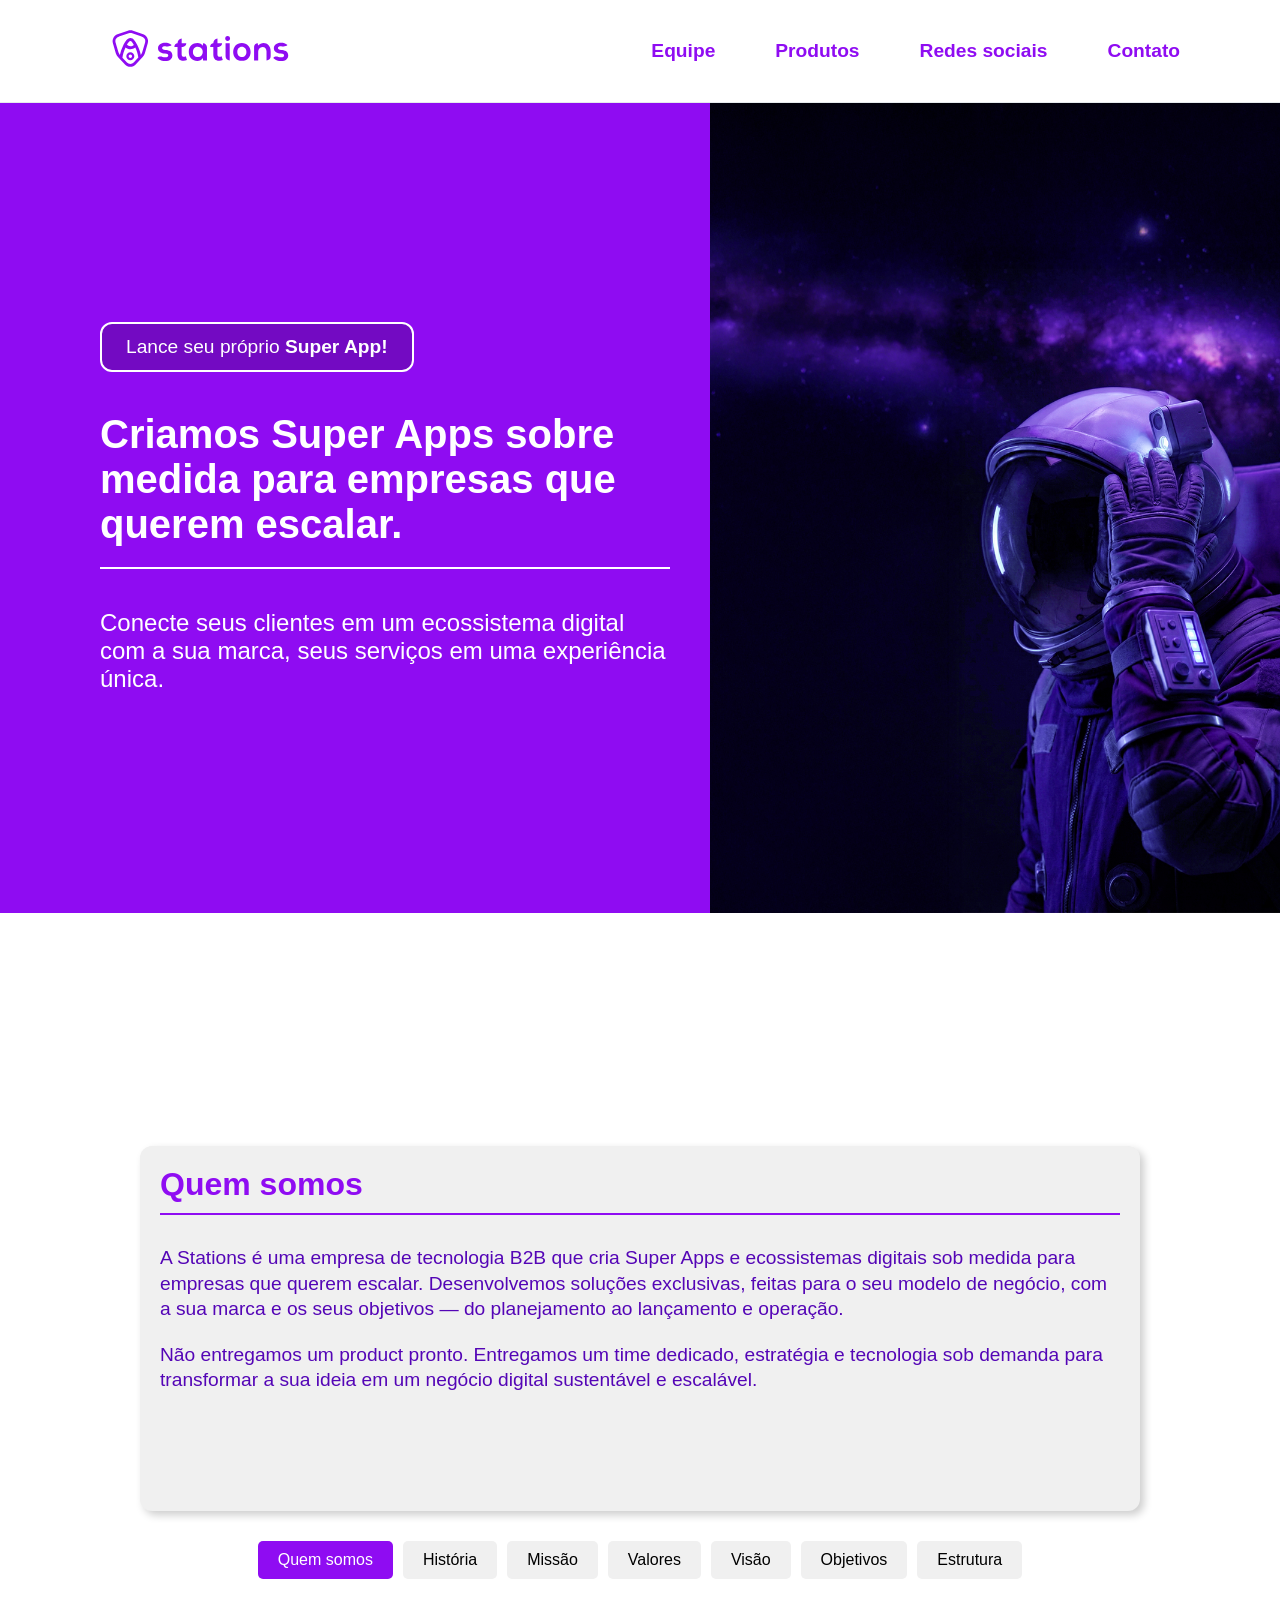
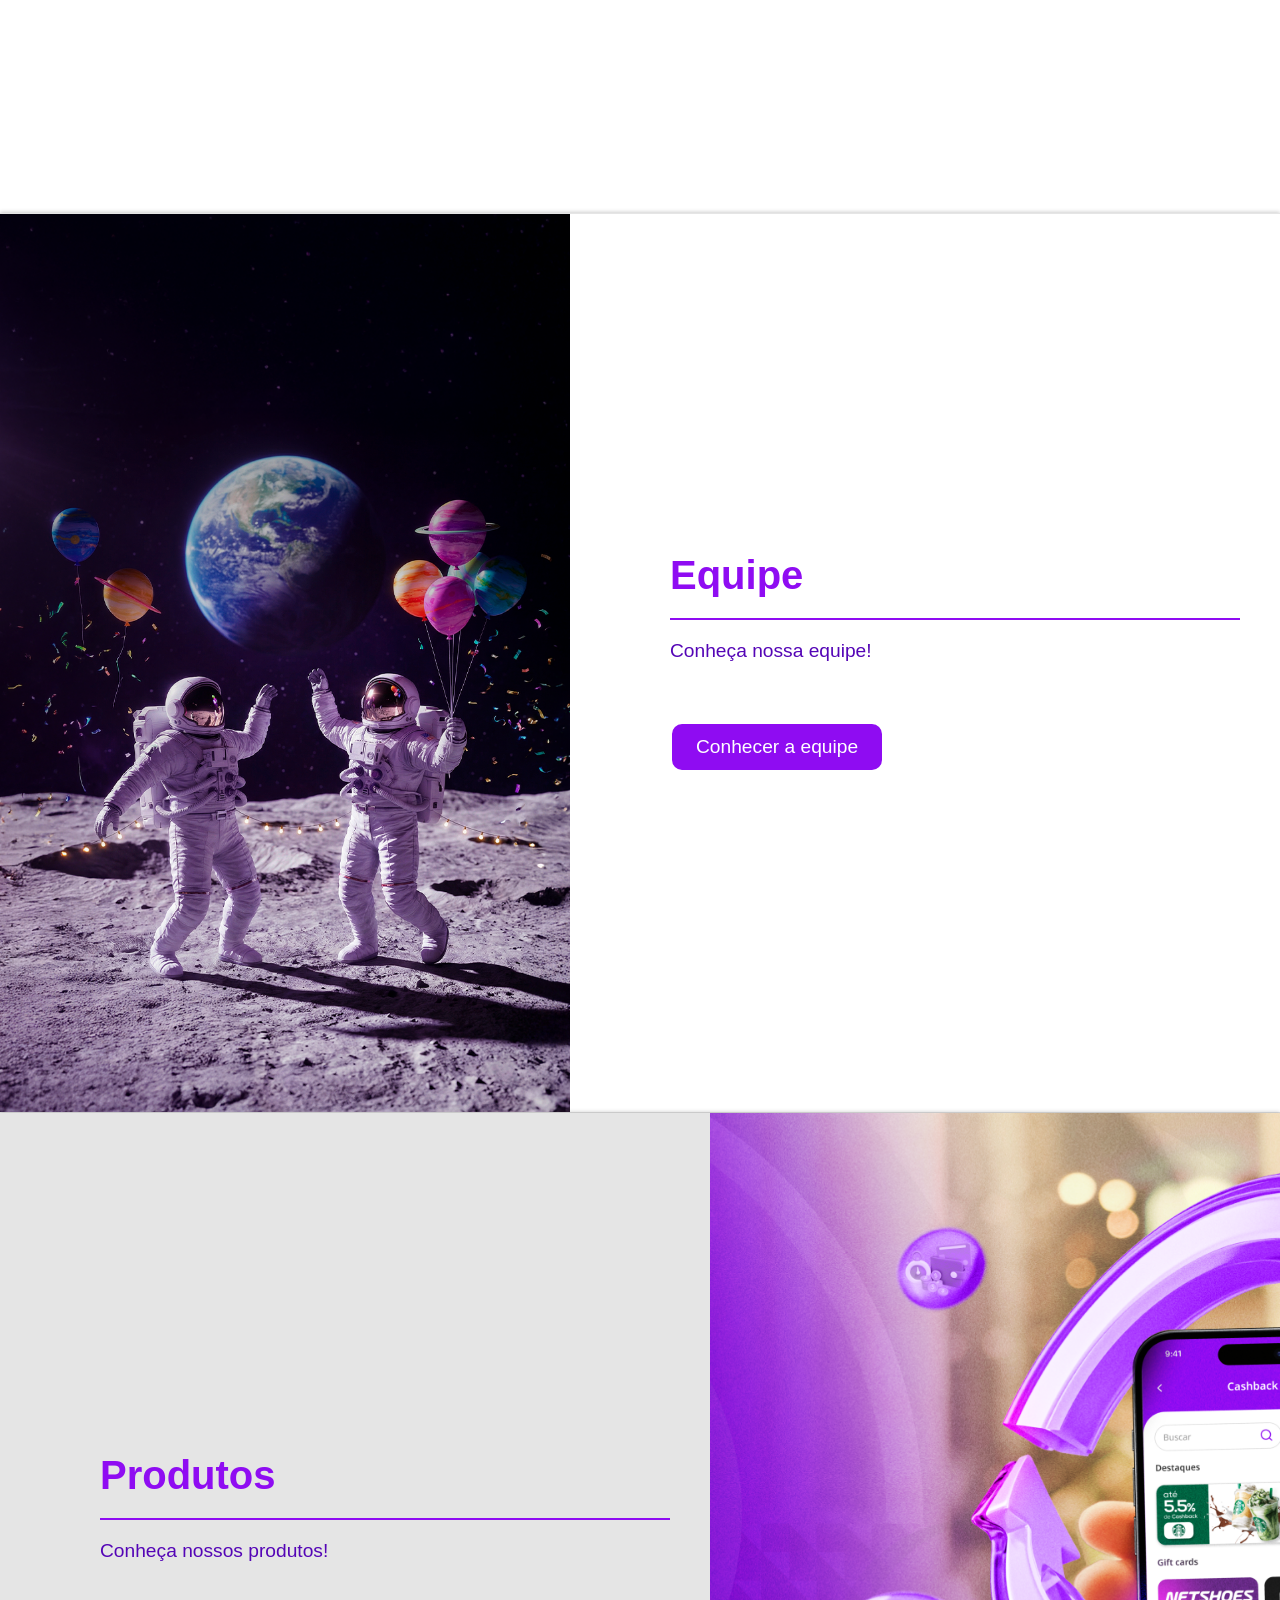
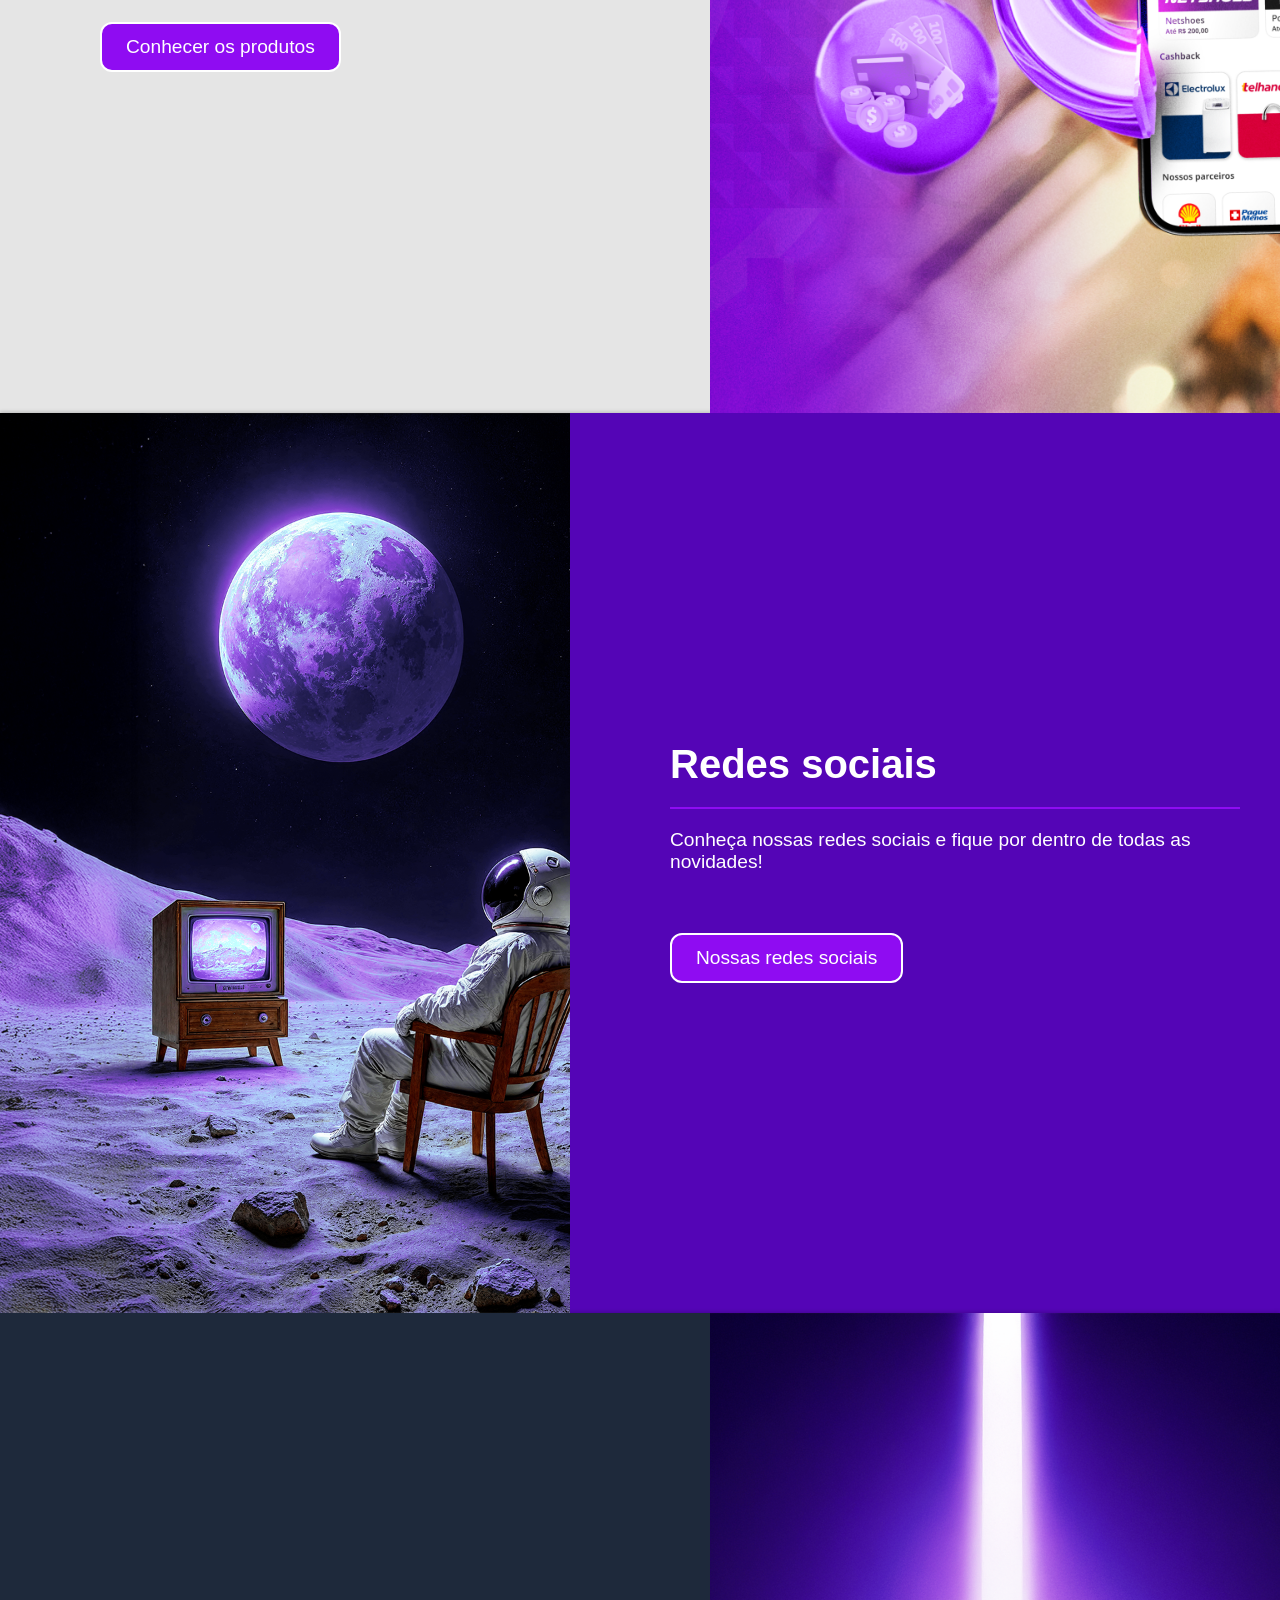
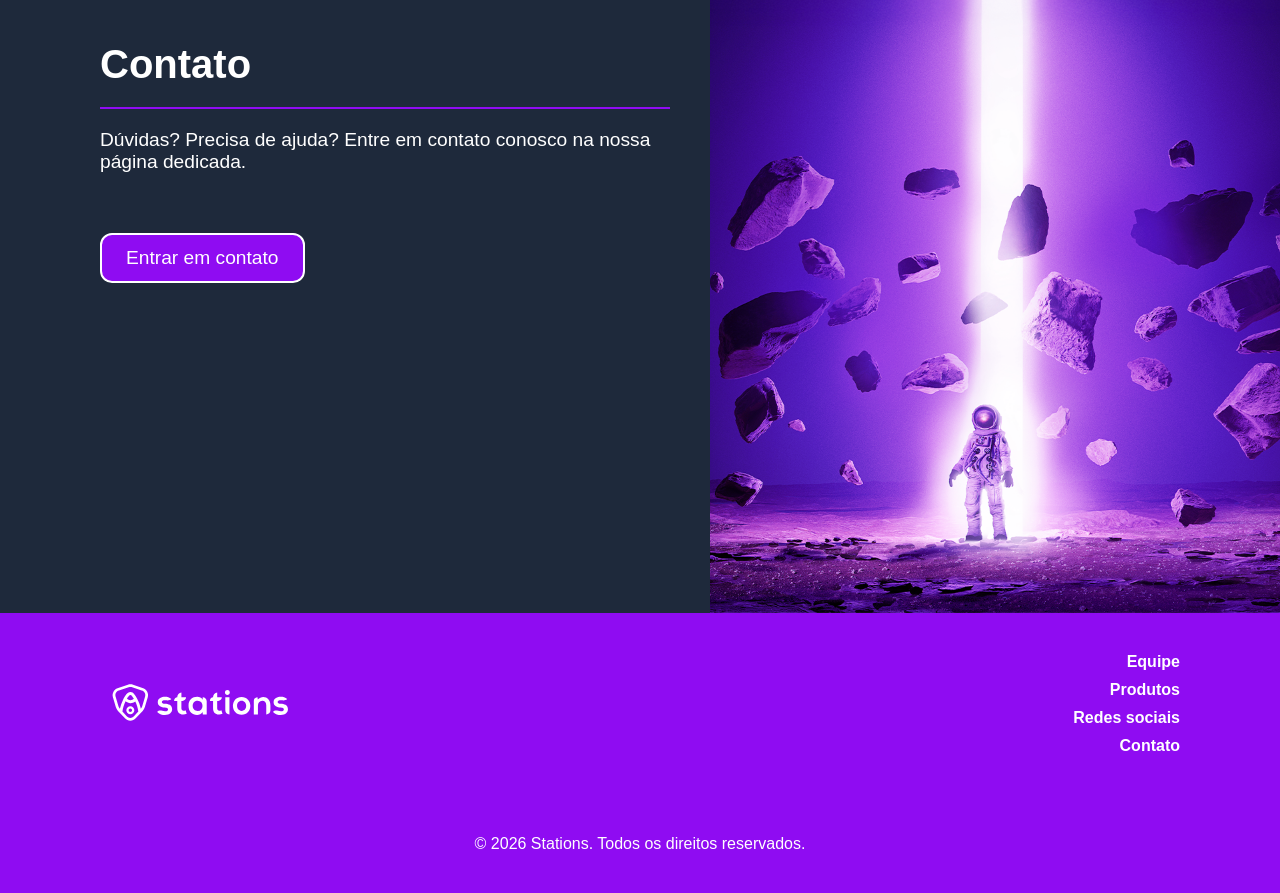
<file: index.html>
<!DOCTYPE html>
<html lang="pt-br">
<head>
    <meta charset="UTF-8">
    <meta name="viewport" content="width=device-width, initial-scale=1.0">
    <title>Stations</title>
    <link rel="stylesheet" href="./css/style.css">
</head>

<body>
    <header id="header">
        <a href="/"><img src="/assets/logo-stations.svg" alt="Logo da Stations"></a>
        
        <nav id="navigation-header">
            <ul>
                <li><a href="#equipe">Equipe</a></li>
                <li><a href="#produtos">Produtos</a></li>
                <li><a href="#redesSociais">Redes sociais</a></li>
                <li><a href="#contato">Contato</a></li>
            </ul>
        </nav>
    </header>

    <main id="main">
        <div id="main-banner">
            <div id="main-banner-content">
                <p>Lance seu próprio <span class="class-bold">Super App!</span></p>
                <h1>Criamos Super Apps sobre medida para empresas que querem escalar.</h1>
                <p>Conecte seus clientes em um ecossistema digital com a sua marca, seus serviços em uma experiência única.</p>
            </div>
        
            <div id="main-banner-img">
                <img src="/assets/img/astronaut/astronaut.png" alt="Imagem de um astronauta explorando o espaço">
            </div>
        </div>
        
        <div id="content-radio">
            <input type="radio" name="tabs" id="tab-quem-somos" class="tab-input" checked>
            <input type="radio" name="tabs" id="tab-historia" class="tab-input">
            <input type="radio" name="tabs" id="tab-missao" class="tab-input">
            <input type="radio" name="tabs" id="tab-valores" class="tab-input">
            <input type="radio" name="tabs" id="tab-visao" class="tab-input">
            <input type="radio" name="tabs" id="tab-objetivos" class="tab-input">
            <input type="radio" name="tabs" id="tab-estrutura" class="tab-input">

            <div id="radio-btn">
                <nav class="tab-menu">
                    <label for="tab-quem-somos" class="tab-label">Quem somos</label>
                    <label for="tab-historia" class="tab-label">História</label>
                    <label for="tab-missao" class="tab-label">Missão</label>
                    <label for="tab-valores" class="tab-label">Valores</label>
                    <label for="tab-visao" class="tab-label">Visão</label>
                    <label for="tab-objetivos" class="tab-label">Objetivos</label>
                    <label for="tab-estrutura" class="tab-label">Estrutura</label>
                </nav>
            </div>

            <div id="radio-description">
                <div id="content-quem-somos" class="content-section">
                    <h2 class="text-title">Quem somos</h2>
                    <p class="text-subtitle">A Stations é uma empresa de tecnologia B2B que cria Super Apps e ecossistemas digitais sob medida para empresas que querem escalar. Desenvolvemos soluções exclusivas, feitas para o seu modelo de negócio, com a sua marca e os seus objetivos — do planejamento ao lançamento e operação.</p>
                    <p class="text-subtitle">Não entregamos um product pronto. Entregamos um time dedicado, estratégia e tecnologia sob demanda para transformar a sua ideia em um negócio digital sustentável e escalável.</p>
                </div>

                <div id="content-historia" class="content-section">
                    <h2 class="text-title">História</h2>
                    <p class="text-subtitle">Somos uma empresa de tecnologia B2B que transforma ideias em soluções digitais sob medida. Especialistas em SuperApps Whitelabel, aplicativos sob demanda e alocação de squads, nascemos para impulsionar a transformação digital das empresas.</p>
                </div>

                <div id="content-missao" class="content-section">
                    <h2 class="text-title">Missão</h2>
                    <p class="text-subtitle">Criar produtos com Inteligência, colaborar com Empatia e entregar valor com Originalidade.</p>
                </div>

                <div id="content-valores" class="content-section">
                    <h2 class="text-title">Valores</h2>
                    <p class="text-subtitle">Incentivamos empresas a alcançarem seu potencial máximo por meio de soluções tecnológicas personalizadas e inovadoras.</p>
                </div>

                <div id="content-visao" class="content-section">
                    <h2 class="text-title">Visão</h2>
                    <ul class="list-content">
                        <li class="text-subtitle"><span class="class-bold">♦ Agimos com rapidez e proósito:</span> Respondemos aos desafios com agilidade e transformamos obstáculos em oportunidades.</li>
                        <li class="text-subtitle"><span class="class-bold">♦ Valorizamos as diferenças:</span> Promovemos a diversidade e fortalecemos o time com múltiplos pontos de vista.</li>
                        <li class="text-subtitle"><span class="class-bold">♦ Assumimos o desafio:</span> Tomamos decisões com responsabilidade e confiança no nosso potencial. Pensamos diferente!</li>
                        <li class="text-subtitle"><span class="class-bold">♦ Pensamos diferete:</span> Questionamos o óbvio, experimentamos novas ideias e impulsionamos a inovação todos os dias.</li>
                        <li class="text-subtitle"><span class="class-bold">♦ Trabalhamos juntos:</span> Conquistamos resultados maiores por meio da colaboração verdadeira e do espírito de equipe.</li>
                        <li class="text-subtitle"><span class="class-bold">♦ Evoluímos sempre:</span> Investimos no nosso crescimento e transformamos aprendizado em ação.</li>
                        <li class="text-subtitle"><span class="class-bold">♦ Comunicamos com clareza:</span> Compartilhamos informações com transparência e construímos relações de confiança.</li>
                    </ul>
                </div>

                <div id="content-objetivos" class="content-section">
                    <h2 class="text-title">Objetivos</h2>
                    <ul class="list-content">
                        <li class="text-subtitle">♦ Entregar resultados que impactam.</li>
                        <li class="text-subtitle">♦ Aumentar a receita do cliente.</li>
                        <li class="text-subtitle">♦ Reduzir o "Churn".</li>
                        <li class="text-subtitle">♦ Criar novas fontes de receita digital.</li>
                        <li class="text-subtitle">♦ Gerar mais egajamento e tempo de uso dos usuários.</li>
                    </ul>
                </div>

                <div id="content-estrutura" class="content-section">
                    <h2 class="text-title">Estrutura organizacional.</h2>
                    <p class="text-subtitle">Contamos com um time de especialistas, de diversos setores, para oferecer o melhor produto para você e sua empresa.</p>
                </div>
            </div>
        </div>
    </main>
  
    <div id="equipe" class="section-banner">
        <div class="section-img">
            <img src="/assets/img/astronaut/astronauts-happy.png" alt="Dupla de astronautas felizes pulando na lua, segurando balões.">
        </div>

        <div class="section-text">
            <h2>Equipe</h2>
            <p>Conheça nossa equipe!</p>
            <a href="/equipe.html">Conhecer a equipe</a>
        </div>
    </div>
  
    <div id="produtos" class="section-banner">
        <div class="section-text">
            <h2>Produtos</h2>
            <p>Conheça nossos produtos!</p>
            <a href="/produtos.html">Conhecer os produtos</a>
        </div>

        <div class="section-img">
            <img src="/assets/img/app/stations-presentation.png" alt="Tela de apresentação de funcionlidades do app, exibindo três telas diferentes.">
        </div>
        
    </div>
  
    <div id="redesSociais" class="section-banner">
        <div class="section-img">
            <img src="/assets/img/astronaut/astronaut-tv.png" alt="Astronauta assistindo TV na lua.">
        </div>

        <div class="section-text content-dark-bg">
            <h2>Redes sociais</h2>
            <p>Conheça nossas redes sociais e fique por dentro de todas as novidades!</p>
            <a href="/redes.html">Nossas redes sociais</a>
        </div>
    </div>
  
    <div id="contato" class="section-banner">
        <div class="section-text content-dark-bg">
            <h2>Contato</h2>
            <p>Dúvidas? Precisa de ajuda? Entre em contato conosco na nossa página dedicada.</p>
            <a href="/contato.html">Entrar em contato</a>
        </div>

        <div class="section-img">
            <img src="/assets/img/astronaut/astronaut-explosion.png" alt="Astronauta vendo uma luz explosiva roxa na lua.">
        </div>
        
    </div>

    <footer id="footer">
        <div id="footer-container">
            <a href="/"><img src="/assets/logo-stations-white.svg" alt="Logo da Stations"></a>

            <nav id="navigation-footer">
                <ul>
                    <li><a href="/equipe.html">Equipe</a></li>
                    <li><a href="/produtos.html">Produtos</a></li>
                    <li><a href="/redes.html">Redes sociais</a></li>
                    <li><a href="/contato.html">Contato</a></li>
                </ul>
            </nav>
        </div>

        <p id="footer-text">&copy; 2026 Stations. Todos os direitos reservados.</p>
    </footer>
</body>

</html>
</file>
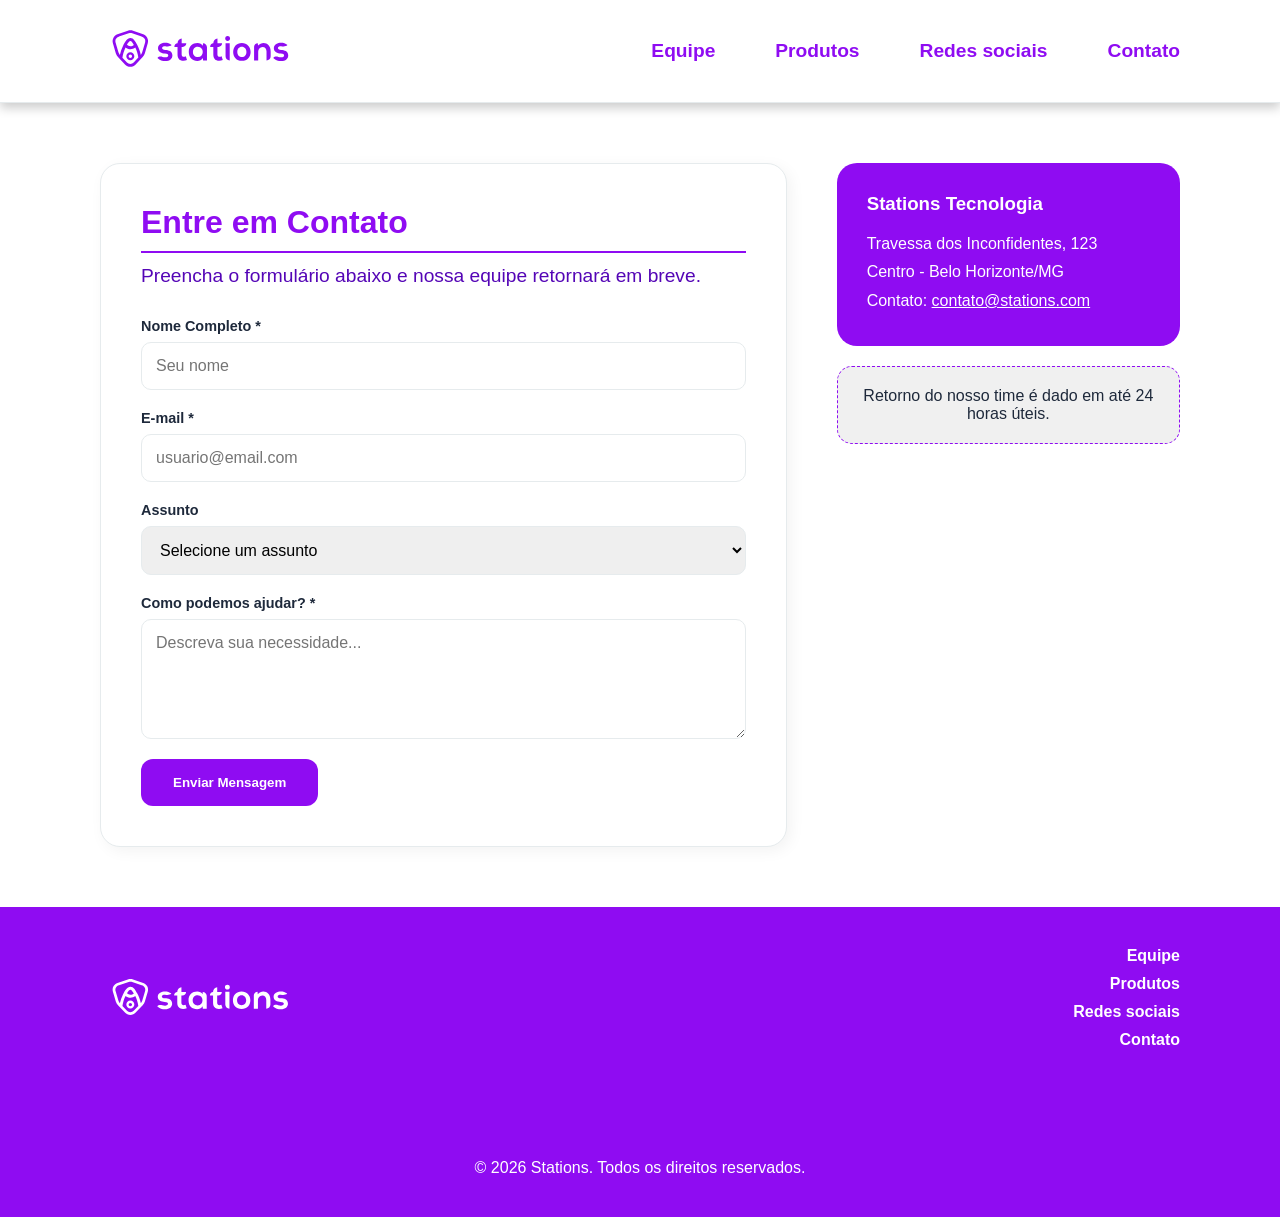
<file: contato.html>
<!DOCTYPE html>
<html lang="pt-br">
<head>
    <meta charset="UTF-8">
    <meta name="viewport" content="width=device-width, initial-scale=1.0">
    <title>Contato | Stations</title>
    <link rel="stylesheet" href="/css/style.css">
    <link rel="stylesheet" href="/css/contato.css">
</head>
<body>
    <header id="header">
        <a href="/index.html"><img src="/assets/logo-stations.svg" alt="Logo da Stations"></a>
        <nav id="navigation-header">
            <ul>
                <li><a href="/equipe.html">Equipe</a></li>
                <li><a href="/produtos.html">Produtos</a></li>
                <li><a href="/redes.html">Redes sociais</a></li>
                <li><a href="/contato.html">Contato</a></li>
            </ul>
        </nav>
    </header>

    <main id="main-contact">
        <div class="contact-container">
            <section class="contact-section-form">
                <h2 class="text-title">Entre em Contato</h2>
                <p class="text-subtitle">Preencha o formulário abaixo e nossa equipe retornará em breve.</p>
                
                <form id="stations-contact-form" class="stations-form">
                    <div class="input-group">
                        <label for="nome">Nome Completo *</label>
                        <input type="text" id="nome" name="nome" placeholder="Seu nome" required>
                    </div>

                    <div class="input-group">
                        <label for="email">E-mail *</label>
                        <input type="email" id="email" name="email" placeholder="usuario@email.com" required>
                    </div>

                    <div class="input-group">
                        <label for="assunto">Assunto</label>
                        <select id="assunto" name="assunto">
                            <option value="" disabled selected>Selecione um assunto</option>
                            <option value="orcamento">Orçamento</option>
                            <option value="suporte">Suporte Técnico</option>
                            <option value="parceria">Parcerias</option>
                            <option value="outros">Outros</option>
                        </select>
                    </div>

                    <div class="input-group">
                        <label for="mensagem">Como podemos ajudar? *</label>
                        <textarea id="mensagem" name="mensagem" rows="5" placeholder="Descreva sua necessidade..." required></textarea>
                    </div>

                    <button type="submit" class="btn-submit">Enviar Mensagem</button>
                </form>
            </section>

            <aside class="contact-info">
                <div class="info-card">
                    <h3 class="class-bold">Stations Tecnologia</h3>
                    <address>
                        <p>Travessa dos Inconfidentes, 123</p>
                        <p>Centro - Belo Horizonte/MG</p>
                        <p class="mail-link">Contato: <a href="mailto:contato@stations.com">contato@stations.com</a></p>
                    </address>
                </div>
                <div class="response-time">
                    <p> Retorno do nosso time é dado em até 24 horas úteis.</p>
                </div>
            </aside>
        </div>
    </main>

    <footer id="footer">
        <div id="footer-container">
            <a href="/index.html"><img src="/assets/logo-stations-white.svg" alt="Logo da Stations"></a>
            <nav id="navigation-footer">
                <ul>
                    <li><a href="/equipe.html">Equipe</a></li>
                    <li><a href="/produtos.html">Produtos</a></li>
                    <li><a href="/redes.html">Redes sociais</a></li>
                    <li><a href="/contato.html">Contato</a></li>
                </ul>
            </nav>
        </div>
        <p id="footer-text">&copy; 2026 Stations. Todos os direitos reservados.</p>
    </footer>

    <script src="/script.js"></script>
</body>

</html>
</file>
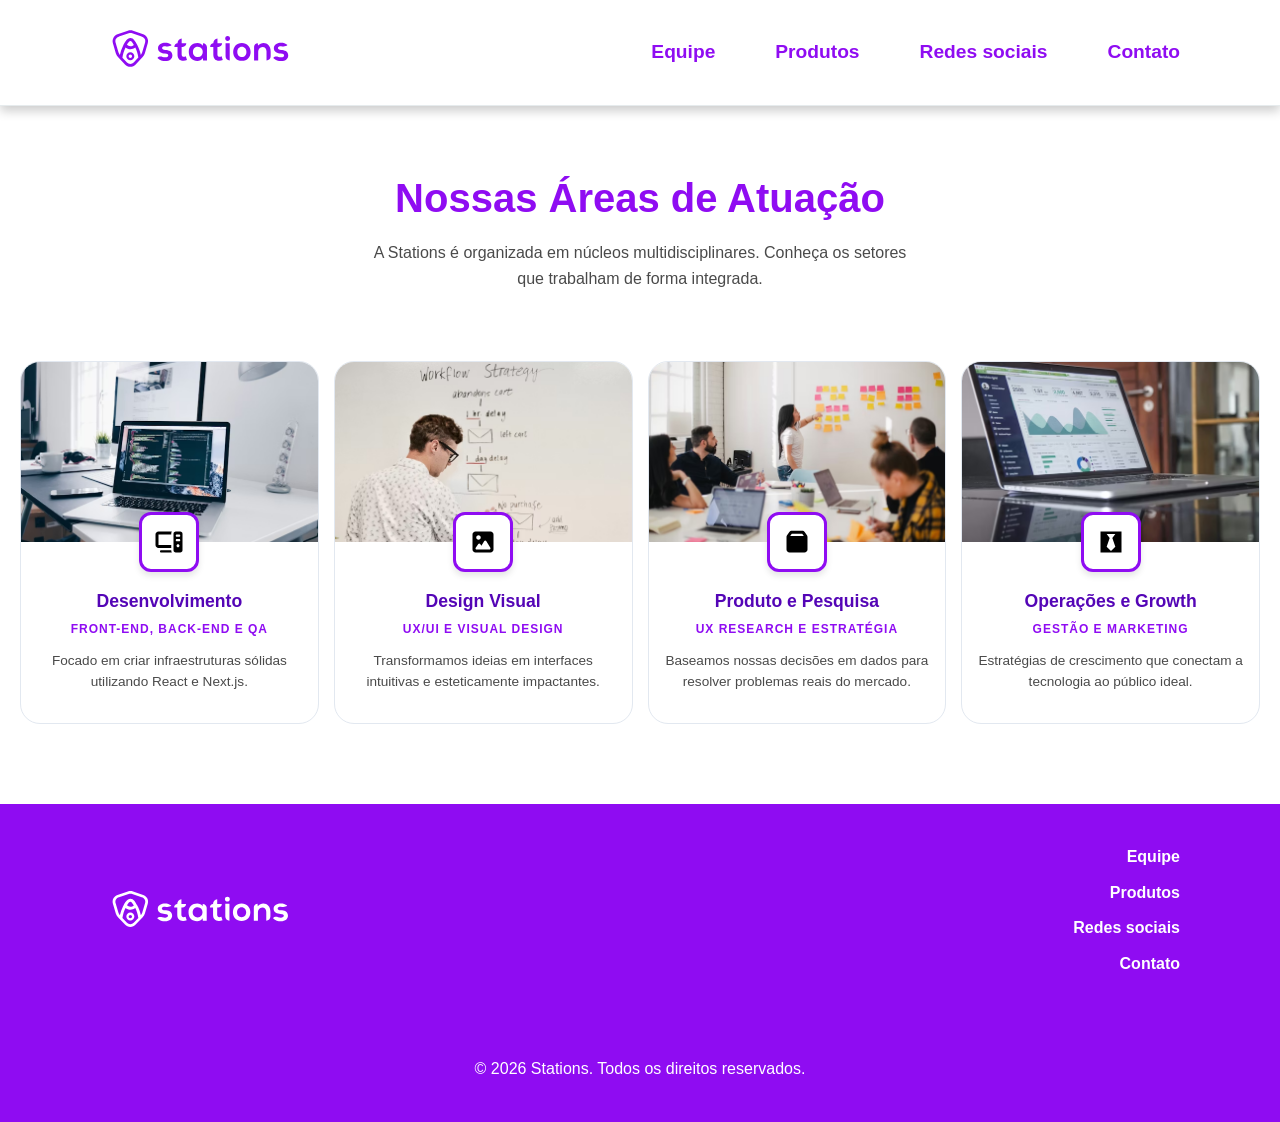
<file: equipe.html>
<!DOCTYPE html>
<html lang="pt-br">
<head>
    <meta charset="UTF-8">
    <meta name="viewport" content="width=device-width, initial-scale=1.0">
    <link rel="stylesheet" href="/css/style.css">
    <link rel="stylesheet" href="/css/equipe.css">
    <title>Equipe | Stations</title>
</head>
<body>
    <header id="header">
        <a href="/"><img src="/assets/logo-stations.svg" alt="Logo da Stations"></a>
        
        <nav id="navigation-header">
            <ul>
            <li><a href="/equipe.html">Equipe</a></li>
            <li><a href="/produtos.html">Produtos</a></li>
            <li><a href="/redes.html">Redes sociais</a></li>
            <li><a href="/contato.html">Contato</a></li>
            </ul>
        </nav>
    </header>

    <main class="team-section">
        <header class="team-header">
            <h1>Nossas Áreas de Atuação</h1>
            <p>A Stations é organizada em núcleos multidisciplinares. Conheça os setores que trabalham de forma integrada.</p>
        </header>

        <div class="team-grid">
            <article class="card" aria-labelledby="sector-1">
                <div class="card-image">
                    <img src="/assets/img/computer.jpg" alt="Programação">
                </div>
                <div class="card-content">
                    <div class="icon-container">
                        <img src="/assets/icons/computer-solid-full.svg" alt="Ícone Tecnologia" class="sector-icon">
                    </div>
                    <h3 class="name" id="sector-1">Desenvolvimento</h3>
                    <p class="role">Front-End, Back-End e QA</p>
                    <p class="bio">Focado em criar infraestruturas sólidas utilizando React e Next.js.</p>
                </div>
            </article>

            <article class="card" aria-labelledby="sector-2">
                <div class="card-image">
                    <img src="/assets/img/design.jpg" alt="Design de Interface">
                </div>
                <div class="card-content">
                    <div class="icon-container">
                    <img src="/assets/icons/image-solid-full.svg" alt="Ícone Design" class="sector-icon">
                    </div>
                    <h3 class="name" id="sector-2">Design Visual</h3>
                    <p class="role">UX/UI e Visual Design</p>
                    <p class="bio">Transformamos ideias em interfaces intuitivas e esteticamente impactantes.</p>
                </div>
            </article>

            <article class="card" aria-labelledby="sector-3">
                <div class="card-image">
                    <img src="/assets/img/product.jpg" alt="Reunião de Planejamento">
                </div>
                <div class="card-content">
                    <div class="icon-container">
                        <img src="/assets/icons/box-solid-full.svg" alt="Ícone Produto" class="sector-icon">
                    </div>
                    <h3 class="name" id="sector-3">Produto e Pesquisa</h3>
                    <p class="role">UX Research e Estratégia</p>
                    <p class="bio">Baseamos nossas decisões em dados para resolver problemas reais do mercado.</p>
                </div>
            </article>

            <article class="card" aria-labelledby="sector-4">
                <div class="card-image">
                    <img src="/assets/img/growth.jpg" alt="Crescimento e Marketing">
                </div>
                <div class="card-content">
                    <div class="icon-container">
                        <img src="/assets/icons/black-tie-brands-solid-full.svg" alt="Ícone Crescimento" class="sector-icon">
                    </div>
                    <h3 class="name" id="sector-4">Operações e Growth</h3>
                    <p class="role">Gestão e Marketing</p>
                    <p class="bio">Estratégias de crescimento que conectam a tecnologia ao público ideal.</p>
                </div>
            </article>
        </div>
    </main>

    <footer id="footer">
        <div id="footer-container">
            <a href="/"><img src="/assets/logo-stations-white.svg" alt="Logo da Stations"></a>

            <nav id="navigation-footer">
                <ul>
                    <li><a href="/equipe.html">Equipe</a></li>
                    <li><a href="/produtos.html">Produtos</a></li>
                    <li><a href="/redes.html">Redes sociais</a></li>
                    <li><a href="/contato.html">Contato</a></li>
                </ul>
            </nav>
        </div>

        <p id="footer-text">&copy; 2026 Stations. Todos os direitos reservados.</p>
    </footer>
</body>
</html>
</file>
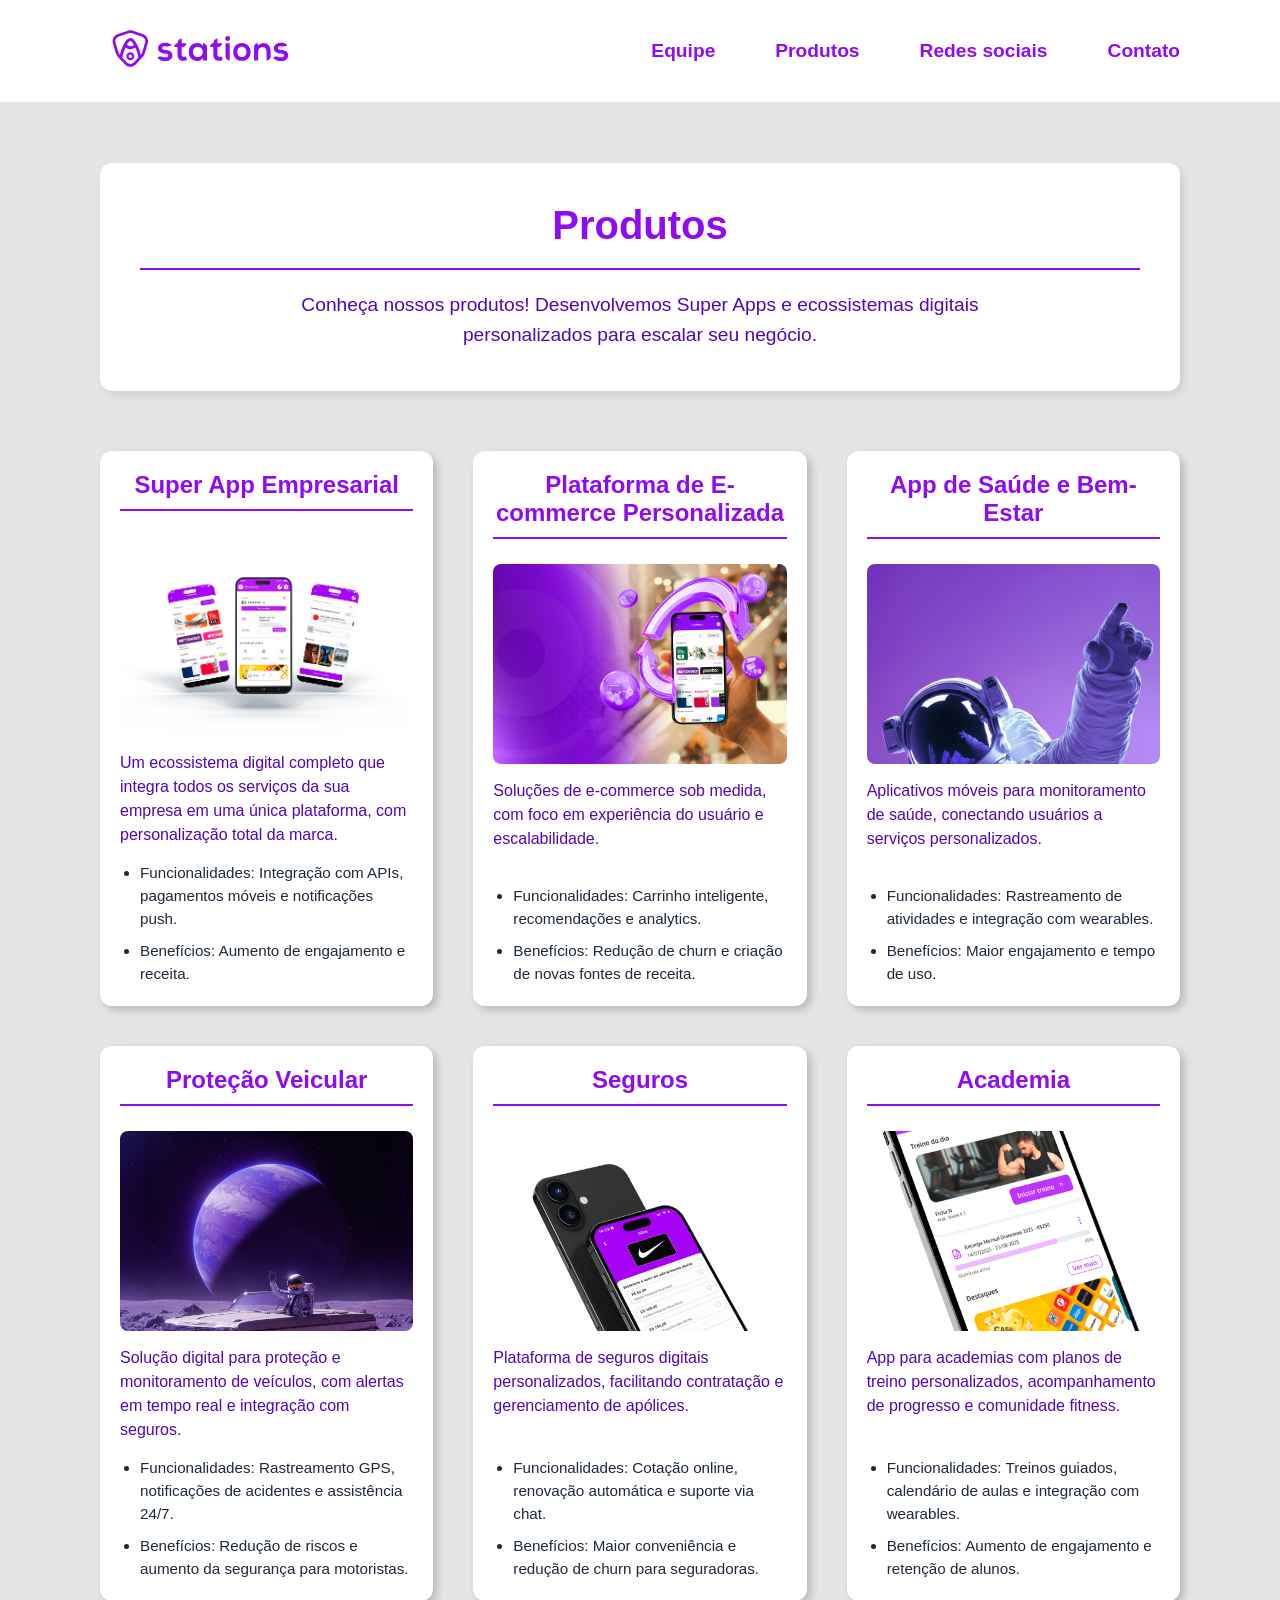
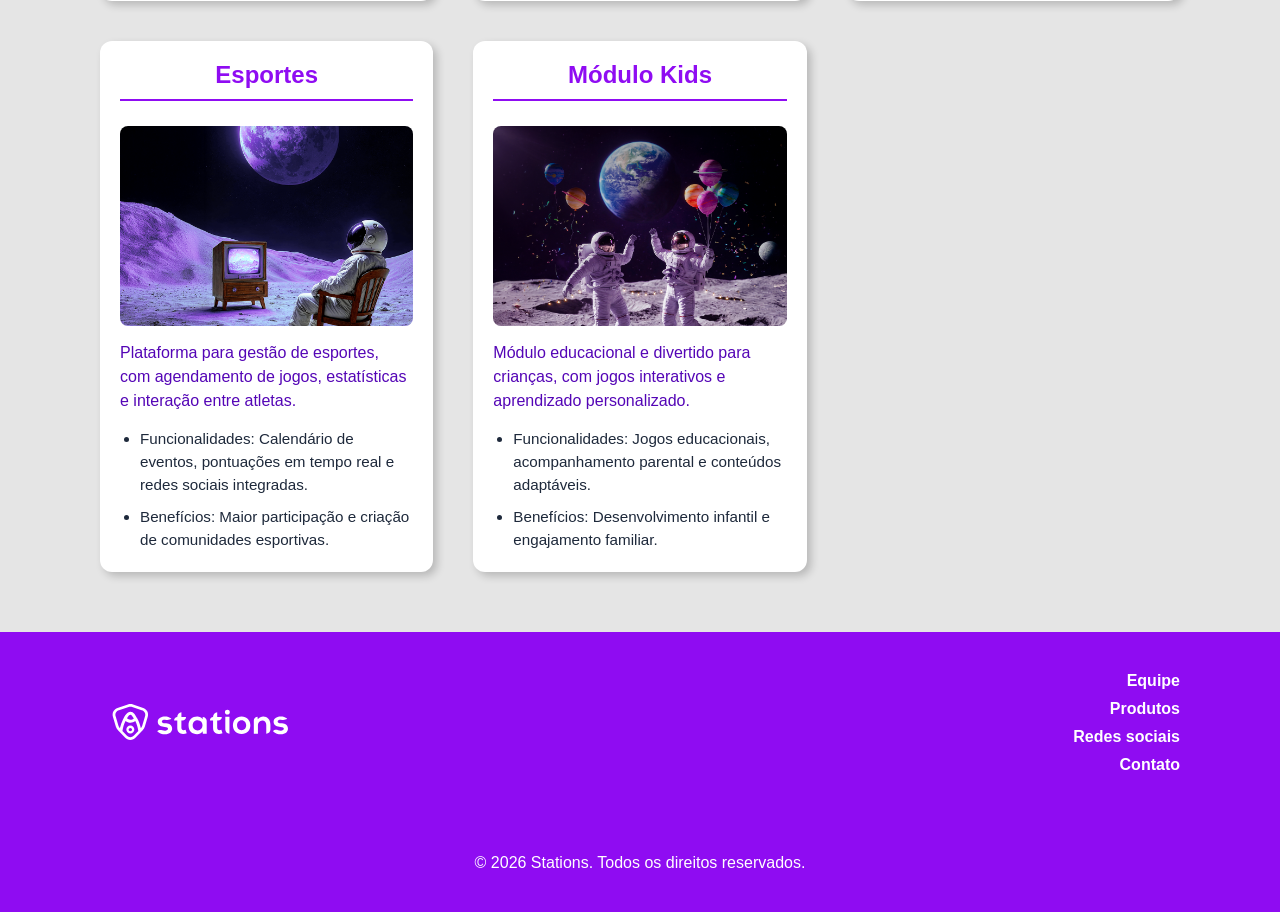
<file: produtos.html>
<!DOCTYPE html>
<html lang="pt-br">
<head>
    <meta charset="UTF-8">
    <meta name="viewport" content="width=device-width, initial-scale=1.0">
    <title>Produtos | Stations</title>
    <link rel="stylesheet" href="/css/style.css">
    <link rel="stylesheet" href="/css/produtos.css">
</head>
<body>
    <header id="header">
        <a href="/"><img src="/assets/logo-stations.svg" alt="Logo da Stations"></a>
        
        <nav id="navigation-header">
            <ul>
            <li><a href="/equipe.html">Equipe</a></li>
            <li><a href="/produtos.html">Produtos</a></li>
            <li><a href="/redes.html">Redes sociais</a></li>
            <li><a href="/contato.html">Contato</a></li>
            </ul>
        </nav>
    </header>

    <main>
        <section id="produtos">
            <!-- Cabeçalho da seção (não é card) -->
            <div id="produtos-header">
                <h1>Produtos</h1>
                <p>Conheça nossos produtos! Desenvolvemos Super Apps e ecossistemas digitais personalizados para escalar seu negócio.</p>
            </div>
            
            <!-- Grid de cards -->
            <div id="produtos-grid">
                <article>
                    <h2>Super App Empresarial</h2>
                    <img src="/assets/img/app/stations-app.png" alt="Três Celulares mostrando todas as vantagens do Super App e sua Interface fluida e intuítiva.">
                    <p>Um ecossistema digital completo que integra todos os serviços da sua empresa em uma única plataforma, com personalização total da marca.</p>
                    <ul>
                        <li>Funcionalidades: Integração com APIs, pagamentos móveis e notificações push.</li>
                        <li>Benefícios: Aumento de engajamento e receita.</li>
                    </ul>
                </article>
                
                <article>
                    <h2>Plataforma de E-commerce Personalizada</h2>
                    <img src="/assets/img/app/stations-presentation.png" alt="Imagem ilustrativa da Plataforma de E-commerce">
                    <p>Soluções de e-commerce sob medida, com foco em experiência do usuário e escalabilidade.</p>
                    <ul>
                        <li>Funcionalidades: Carrinho inteligente, recomendações e analytics.</li>
                        <li>Benefícios: Redução de churn e criação de novas fontes de receita.</li>
                    </ul>
                </article>
                
                <article>
                    <h2>App de Saúde e Bem-Estar</h2>
                    <img src="/assets/img/astronaut/astronaut-pointing.png" alt="Imagem ilustrativa do App de Saúde">
                    <p>Aplicativos móveis para monitoramento de saúde, conectando usuários a serviços personalizados.</p>
                    <ul>
                        <li>Funcionalidades: Rastreamento de atividades e integração com wearables.</li>
                        <li>Benefícios: Maior engajamento e tempo de uso.</li>
                    </ul>
                </article>
                
                <article>
                    <h2>Proteção Veicular</h2>
                    <img src="/assets/img/astronaut/space-car.png" alt="Imagem ilustrativa de um Astronauta andando de carro na Lua.">
                    <p>Solução digital para proteção e monitoramento de veículos, com alertas em tempo real e integração com seguros.</p>
                    <ul>
                        <li>Funcionalidades: Rastreamento GPS, notificações de acidentes e assistência 24/7.</li>
                        <li>Benefícios: Redução de riscos e aumento da segurança para motoristas.</li>
                    </ul>
                </article>
                
                <article>
                    <h2>Seguros</h2>
                    <img src="/assets/img/app/stations-app-giftcard.png" alt="Imagem ilustrativa do App de Seguros">
                    <p>Plataforma de seguros digitais personalizados, facilitando contratação e gerenciamento de apólices.</p>
                    <ul>
                        <li>Funcionalidades: Cotação online, renovação automática e suporte via chat.</li>
                        <li>Benefícios: Maior conveniência e redução de churn para seguradoras.</li>
                    </ul>
                </article>
                
                <article>
                    <h2>Academia</h2>
                    <img src="/assets/img/app/stations-app-home.png" alt="Imagem ilustrativa do App de Academia mostrando o perfil do usuário com suas funcionalidades, como a Ficha de Treino.">
                    <p>App para academias com planos de treino personalizados, acompanhamento de progresso e comunidade fitness.</p>
                    <ul>
                        <li>Funcionalidades: Treinos guiados, calendário de aulas e integração com wearables.</li>
                        <li>Benefícios: Aumento de engajamento e retenção de alunos.</li>
                    </ul>
                </article>
                
                <article>
                    <h2>Esportes</h2>
                    <img src="/assets/img/astronaut/astronaut-tv.png" alt="Imagem ilustrativa do App de Esportes">
                    <p>Plataforma para gestão de esportes, com agendamento de jogos, estatísticas e interação entre atletas.</p>
                    <ul>
                        <li>Funcionalidades: Calendário de eventos, pontuações em tempo real e redes sociais integradas.</li>
                        <li>Benefícios: Maior participação e criação de comunidades esportivas.</li>
                    </ul>
                </article>
                
                <article>
                    <h2>Módulo Kids</h2>
                    <img src="/assets/img/astronaut/astronauts-happy.png" alt="Imagem ilustrativa do Módulo Kids">
                    <p>Módulo educacional e divertido para crianças, com jogos interativos e aprendizado personalizado.</p>
                    <ul>
                        <li>Funcionalidades: Jogos educacionais, acompanhamento parental e conteúdos adaptáveis.</li>
                        <li>Benefícios: Desenvolvimento infantil e engajamento familiar.</li>
                    </ul>
                </article>
            </div>
        </section>
    </main>

    <footer id="footer">
        <div id="footer-container">
            <a href="/"><img src="/assets/logo-stations-white.svg" alt="Logo da Stations"></a>

            <nav id="navigation-footer">
                <ul>
                    <li><a href="/equipe.html">Equipe</a></li>
                    <li><a href="/produtos.html">Produtos</a></li>
                    <li><a href="/redes.html">Redes sociais</a></li>
                    <li><a href="/contato.html">Contato</a></li>
                </ul>
            </nav>
        </div>

        <p id="footer-text">&copy; 2026 Stations. Todos os direitos reservados.</p>
    </footer>
</body>
</html>
</file>
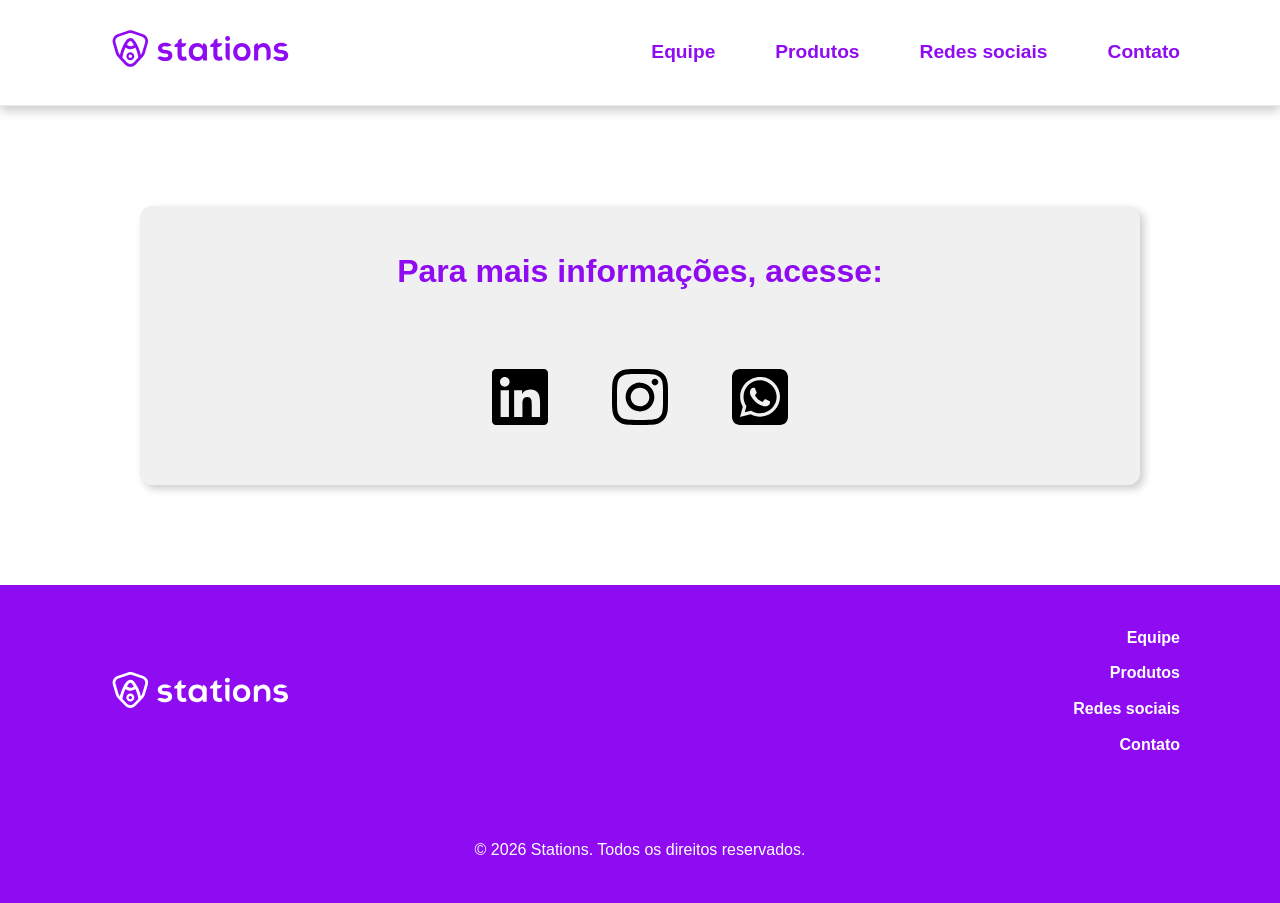
<file: redes.html>
<!DOCTYPE html>
<html lang="pt-br">
<head>
    <meta charset="UTF-8">
    <meta name="viewport" content="width=device-width, initial-scale=1.0">
    <link rel="stylesheet" href="/css/style.css">
    <link rel="stylesheet" href="/css/redes.css">
    <title>Nossas redes | Stations</title>
</head>

<body>
    <header id="header">
        <a href="/"><img src="/assets/logo-stations.svg" alt="Logo da Stations"></a>
        
        <nav id="navigation-header">
            <ul>
            <li><a href="/equipe.html">Equipe</a></li>
            <li><a href="/produtos.html">Produtos</a></li>
            <li><a href="/redes.html">Redes sociais</a></li>
            <li><a href="/contato.html">Contato</a></li>
            </ul>
        </nav>
    </header>

    <div class="container-all">
        <div class="container-info">
            <h1>Para mais informações, acesse:</h1>
            
            <div class="container-links">
                <a href="https://www.linkedin.com/company/stationscloud/posts/?feedView=all" target="_blank">
                <img src="/assets/icons/linkedin-brands-solid-full.svg" alt="Logo do linkedin da Stations" width="80" height="80">
                </a> 
            
                <a href="https://www.instagram.com/stationscloud" target="_blank">
                    <img src="/assets/icons/instagram-brands-solid-full.svg" alt="Logo do instagram da Stations" width="80" height="80">
                </a>
            
                <a href="https://api.whatsapp.com/send/?phone=5531920051627&text=Ol%C3%A1%21+Gostaria+de+falar+com+um+consultor+Stations&type=phone_number&app_absent=0" target="_blank">
                    <img src="/assets/icons/square-whatsapp-brands-solid-full.svg" alt="Logo do whatsapp da Stations" width="80" height="80">
                </a>
            </div>
        </div>
    </div>

    

    <footer id="footer">
        <div id="footer-container">
            <a href="/"><img src="/assets/logo-stations-white.svg" alt="Logo da Stations"></a>

            <nav id="navigation-footer">
                <ul>
                    <li><a href="/equipe.html">Equipe</a></li>
                    <li><a href="/produtos.html">Produtos</a></li>
                    <li><a href="/redes.html">Redes sociais</a></li>
                    <li><a href="/contato.html">Contato</a></li>
                </ul>
            </nav>
        </div>

        <p id="footer-text">&copy; 2026 Stations. Todos os direitos reservados.</p>
    </footer>
</body>

</html>
</file>
<file: css/style.css>
:root {
    --primary-color: #8F0CF2;
    --secondary-color: #5405B6;
    --text-color: #1E293B;
    --label-color: #4A4A4A;
    --input-border: #E6EBED;
    --input-bg: #FFFFFF;
    --bg-color: #FFFFFF;
    --gray: #e5e5e5;
    --light-gray:#f0f0f0;
    --font-main: 'Manrope', sans-serif;
}

* {
    margin: 0;
    padding: 0;
    box-sizing: border-box;
    font-family: var(--font-main);
    text-decoration: none;
    list-style: none;
    scroll-behavior: smooth;
}

a:link, a:visited, a:hover, a:active {
    color: inherit;
}

/* HEADER */

#header {
    display: flex;
    align-items: center;
    justify-content: space-between;
    padding: 20px 100px;
    border-bottom: 1px solid var(--input-border);
    background: var(--bg-color);
    box-shadow: 0 5px 10px rgba(0,0,0,0.2);
}

#header img {
    width: 200px;
}

#navigation-header ul {
    display: flex;
    gap: 60px;
}

#navigation-header a {
    font-size: 1.2rem;
    color: var(--primary-color);
    transition: 0.3s;
    font-weight: 600;
}

/* MAIN BANNER */

#main-banner {
    display: flex;
    background: var(--primary-color);
    height: 90vh;
}

.class-bold {
    font-weight: 700;
}

#main-banner-content {
    display: flex;
    flex-direction: column;
    justify-content: center;
    padding: 20px 40px 20px 100px;
    flex: 1;
    color: var(--bg-color);
    gap: 40px;
}

#main-banner-content h1 {
    font-size: 2.5rem;
    font-weight: 700;
    border-bottom: 2px solid var(--bg-color);
    padding-bottom: 20px;
}

#main-banner-content p {
    font-size: 1.2rem;
    border: 2px solid var(--bg-color);
    align-self: flex-start;
    padding: 12px 24px;
    border-radius: 12px;
}

#main-banner-content p:nth-of-type(1) {
    background: rgba(0,0,0,0.2);
}

#main-banner-content p:nth-of-type(2) {
    font-size: 1.5rem;
    padding: 0;
    border: none;
}

#main-banner-img {
    flex: 1;
}

#main-banner-img img {
    width: 100%;
    height: 100%;
    object-fit: cover;
}

/* RADIO */

#content-radio {
    display: flex;
    flex-direction: column;
    align-items: center;
    justify-content: center;
    padding: 40px 100px;
    margin: 0 auto;
    height: 100vh;
}

#radio-description {
    order: 1; 
    width: 100%;
    display: flex;
    align-items: flex-start;
    background: var(--light-gray);
    border-radius: 12px;
    margin-bottom: 30px;
    padding: 20px;
    box-shadow: 4px 4px 8px rgba(0,0,0,0.2);
    min-height: 365px;
    max-width: 1000px;
}

#radio-btn {
    order: 2;
    width: 100%;
}

.tab-input {
    display: none;
}

.content-section {
    display: none;
    gap: 20px;
    width: 100%;
}

.tab-menu {
    display: flex;
    gap: 10px;
    flex-wrap: wrap;
}

.tab-label {
    padding: 10px 20px;
    background: var(--light-gray);
    cursor: pointer;
    border-radius: 5px;
    transition: 0.3s;
}

.tab-label:hover {
    background: var(--gray);
}

.tab-menu {
    display: flex;
    gap: 10px;
    flex-wrap: wrap;
    justify-content: center;
}

#tab-quem-somos:checked ~ #radio-description #content-quem-somos,
#tab-historia:checked ~ #radio-description #content-historia,
#tab-missao:checked ~ #radio-description #content-missao,
#tab-valores:checked ~ #radio-description #content-valores,
#tab-visao:checked ~ #radio-description #content-visao,
#tab-objetivos:checked ~ #radio-description #content-objetivos,
#tab-estrutura:checked ~ #radio-description #content-estrutura {
    display: flex;
    flex-direction: column;
}

#tab-quem-somos:checked ~ #radio-btn label[for="tab-quem-somos"],
#tab-historia:checked ~ #radio-btn label[for="tab-historia"],
#tab-missao:checked ~ #radio-btn label[for="tab-missao"],
#tab-valores:checked ~ #radio-btn label[for="tab-valores"],
#tab-visao:checked ~ #radio-btn label[for="tab-visao"],
#tab-objetivos:checked ~ #radio-btn label[for="tab-objetivos"],
#tab-estrutura:checked ~ #radio-btn label[for="tab-estrutura"] {
    background: var(--primary-color);
    color: var(--input-bg);
}

.text-title {
    color: var(--primary-color);
    font-size: 2rem;
    margin-bottom: 10px;
    padding-bottom: 10px;
    border-bottom: 2px solid var(--primary-color);
}

.text-subtitle {
    color: var(--secondary-color);
    font-size: 1.2rem;
    line-height: 1.6rem;
}

.list-content {
    display: flex;
    flex-direction: column;
    gap:20px;
    line-height: 1.6rem;
}

/* SECTIONS */

.section-banner {
    display: flex;
    height: 100vh;
    box-shadow: 0 -1px 4px rgba(0,0,0,0.2);
}

.section-text {
    display: flex;
    flex-direction: column;
    justify-content: center;
    padding: 20px 40px 20px 100px;
    flex: 1;
    gap: 20px;
}

.section-text h2 {
    font-size: 2.5rem;
    font-weight: 700;
    color: var(--primary-color);
    border-bottom: 2px solid var(--primary-color);
    padding-bottom: 20px;
}

.section-text p {
    font-size: 1.2rem;
    color: var(--secondary-color);
    margin-bottom: 40px;
}

.section-text a {
    font-size: 1.2rem;
    border: 2px solid var(--bg-color);
    align-self: flex-start;
    padding: 12px 24px;
    border-radius: 12px;
    background: var(--primary-color);
    color: var(--bg-color);
    transition: 0.3s;
}

.section-text a:hover {
    background: var(--secondary-color);
}

.content-dark-bg h2, .content-dark-bg p {
    color: var(--bg-color);
}

.section-img {
    flex: 1;
}

.section-img img {
    width: 100%;
    height: 100%;
    object-fit: cover;
}

#equipe {
    border-top: 1px solid var(--gray);
    border-bottom: 1px solid var(--gray);
}

#produtos {
    background: var(--gray);
}

#redesSociais {
    background: var(--secondary-color);
}

#contato {
    background: var(--text-color);
}

/* FOOTER */

#footer {
    width: 100%;
    display: flex;
    flex-direction: column;
    align-items: center;
    padding: 40px 100px;
    background: var(--primary-color);
    gap: 80px;
}

#footer-container {
    display: flex;
    gap: 100px;
    justify-content: space-between;
    width: 100%;
}

#footer-container a {
    display: flex;
    align-items: center;
}

#footer img {
    width: 200px;
}

#navigation-footer ul {
    display: flex;
    flex-direction: column;
    gap: 10px;
    align-items: end;
}

#navigation-footer ul li {
    color: var(--bg-color);
    font-weight: 700;
}

#footer-text {
    color: var(--bg-color);
    font-size: 1rem;
}

/* MEDIA QUERY */

@media (max-width: 950px) {
    #header {
        padding: 20px;
        flex-direction: column;
        gap: 20px;
    }

    
    #navigation-header ul {
        gap: 20px;
    }

    #navigation-header a {
        font-size: 1rem;
        font-weight: 600;
    }

    #main-banner {
        flex-direction: column;
    }

    #main-banner-content {
        padding: 20px;
        gap: 20px;
    }

    #main-banner-content h1 {
        font-size: 1.5rem;
    }

    #main-banner-content p {
        font-size: 1rem;
    }

    #main-banner-content p:nth-of-type(2) {
        font-size: 1rem;
    }

    #main-banner-img {
        height: 200px;
    }

    #content-radio {
        padding: 60px 20px;
        height: 100%;
    }

    .section-banner {
        height: 500px;
    }

    .section-text {
        padding: 20px;
    }

    .section-text h2 {
        font-size: 1.5rem;
    }

    .section-text p {
        font-size: 1rem;
    }

    .section-text a {
        font-size: 1rem;
    }

    #footer {
        padding: 40px 20px;
    }

    #footer-container {
        gap: 40px;
    }

    #navigation-footer ul {
        align-items: start;
    }
}

@media (max-width: 650px) {
    .section-banner {
        height: 400px;
    }

    .section-img {
        display: none;
    }
}
</file>
<file: css/contato.css>
:root {
    --primary-color: #8F0CF2;
    --secondary-color: #5405B6;
    --text-color: #1E293B;
    --input-border: #E6EBED;
    --bg-color: #FFFFFF;
    --light-gray: #f0f0f0;
    --font-main: 'Manrope', sans-serif;
}


body {
    margin: 0;
    font-family: var(--font-main);
    color: var(--text-color);
    background-color: var(--bg-color);
}

/* Main Contact Layout */
#main-contact {
    padding: 60px 100px;
    max-width: 1400px;
    margin: 0 auto;
}

.contact-container {
    display: grid;
    grid-template-columns: 2fr 1fr;
    gap: 50px;
    align-items: start;
}

.contact-section-form {
    background: var(--bg-color);
    padding: 40px;
    border-radius: 20px;
    box-shadow: 4px 4px 15px rgba(0,0,0,0.05);
    border: 1px solid var(--input-border);
}


.stations-form {
    margin-top: 30px;
    display: flex;
    flex-direction: column;
    gap: 20px;
}

.input-group {
    display: flex;
    flex-direction: column;
    gap: 8px;
}

.input-group label {
    font-weight: 600;
    font-size: 0.9rem;
}

.input-group input, .input-group select, .input-group textarea {
    padding: 14px;
    border: 1.5px solid var(--input-border);
    border-radius: 10px;
    font-size: 1rem;
    font-family: inherit;
}

.input-group input:focus, .input-group textarea:focus {
    outline: none;
    border-color: var(--primary-color);
    box-shadow: 0 0 0 4px rgba(143, 12, 242, 0.1);
}

.btn-submit {
    background: var(--primary-color);
    color: white;
    padding: 16px 32px;
    border: none;
    border-radius: 12px;
    font-weight: 700;
    cursor: pointer;
    align-self: flex-start;
    transition: 0.3s;
}

.btn-submit:hover {
    background: var(--secondary-color);
    transform: translateY(-2px);
}

.info-card {
    background: var(--primary-color);
    color: white;
    padding: 30px;
    border-radius: 20px;
    margin-bottom: 20px;
}

.info-card address {
    font-style: normal; 
    line-height: 1.8;
    margin-top: 15px;
}

.mail-link a {
    color: white;
    text-decoration: underline;
}

.response-time {
    background: var(--light-gray);
    padding: 20px;
    border-radius: 15px;
    text-align: center;
    border: 1px dashed var(--primary-color);
}

#footer {
    background: var(--primary-color);
    padding: 40px 100px; color: white;
}

#footer-container {
    display: flex;
    justify-content: space-between;
    align-items: center;
    margin-bottom: 30px;
}

#navigation-footer ul {
    list-style: none;
    display: flex;
    flex-direction: column;
    gap: 10px;
    align-items: flex-end;
}

#navigation-footer a {
    color: white;
    text-decoration: none;
}

@media (max-width: 1024px) {
    #header, #main-contact, #footer {
        padding: 20px 40px;
    }

    .contact-container {
        grid-template-columns: 1fr;
    }
}

@media (max-width: 600px) {
    #header {
        flex-direction: column;
        gap: 20px;
        text-align: center;
    }
    
    #navigation-header ul {
        gap: 15px;
        padding: 0;
    }

    .contact-section-form {
        padding: 20px;
    }

    .btn-submit {
        width: 100%;
    }

    #footer-container {
        flex-direction: column;
        gap: 30px;
        text-align: center;
    }

    #navigation-footer ul {
        align-items: center;
        padding: 0;
    }
}
</file>
<file: css/equipe.css>
:root {
    --primary-color: #8F0CF2;
    --secondary-color: #5405B6;
    --text-color: #1E293B;
    --label-color: #4A4A4A;
    --bg-color: #FFFFFF;
    --font-main: 'Manrope', sans-serif;
}

* {
    box-sizing: border-box;
    margin: 0;
    padding: 0;
}

body {
    font-family: var(--font-main);
    background-color: var(--bg-color);
    color: var(--text-color);
    line-height: 1.6;
}

h1 {
    text-align: center;
    margin: 60px 0 10px 0;
    font-size: 2.5rem;
    font-weight: 800;
    color: var(--primary-color);
}

.team-header p {
    text-align: center;
    color: var(--label-color);
    max-width: 600px;
    margin: 0 auto 50px auto;
    padding: 0 20px;
}

.team-section {
    max-width: 1400px; /* Aumentado para comportar os 4 cards melhor */
    margin: 0 auto;
    padding-bottom: 60px;
}

.team-grid {
    display: grid;
    grid-template-columns: repeat(4, 1fr); /* FORÇA 4 COLUNAS */
    gap: 15px; 
    padding: 20px;
    width: 100%;
}

.card {
    background: #fff;
    border-radius: 20px;
    overflow: hidden;
    border: 1px solid #e2e8f0;
    transition: transform 0.3s ease, box-shadow 0.3s ease;
    display: flex;
    flex-direction: column;
    min-width: 0;
}

.card:hover {
    transform: translateY(-10px);
    box-shadow: 0 20px 25px -5px rgba(143, 12, 242, 0.1);
}

.card-image {
    width: 100%;
    height: 180px;
    overflow: hidden;
}

.card-image img {
    width: 100%;
    height: 100%;
    object-fit: cover;
    transition: transform 0.5s ease;
}

.card:hover .card-image img {
    transform: scale(1.1);
}

.card-content {
    padding: 0 15px 30px 15px; /* Padding lateral reduzido para caber texto */
    text-align: center;
    display: flex;
    flex-direction: column;
    align-items: center;
}

.icon-container {
    background-color: #fff;
    width: 60px; /* Reduzido levemente para simetria */
    height: 60px;
    border-radius: 12px;
    display: flex;
    align-items: center;
    justify-content: center;
    margin-top: -30px;
    box-shadow: 0 4px 6px rgba(0,0,0,0.1);
    border: 3px solid var(--primary-color);
    margin-bottom: 15px;
    z-index: 2;
}

.sector-icon {
    width: 30px;
    height: 30px;
}

.name {
    color: var(--secondary-color);
    font-size: 1.1rem; /* Reduzido para evitar quebra de linha */
    font-weight: 700;
    margin-bottom: 5px;
}

.role {
    color: var(--primary-color);
    font-size: 0.75rem;
    font-weight: 800;
    text-transform: uppercase;
    letter-spacing: 1px;
    margin-bottom: 10px;
}

.bio {
    font-size: 0.85rem;
    color: var(--label-color);
}

/* --- Responsividade --- */

/* Ajuste para Tablets (Telas até 1024px) */
@media (max-width: 1024px) {
    .team-grid {
        grid-template-columns: repeat(2, 1fr); /* 2 cards por linha */
        gap: 20px;
    }
    
    .team-section {
        max-width: 900px;
    }
}

/* Ajuste para Celulares (Telas até 600px) */
@media (max-width: 600px) {
    h1 {
        font-size: 1.8rem; /* Título menor para telas pequenas */
        margin-top: 40px;
    }

    .team-grid {
        grid-template-columns: 1fr; /* 1 card por linha (ocupa a largura toda) */
        padding: 15px;
    }

    .card-image {
        height: 200px; /* Foto um pouco maior no mobile para destaque */
    }

    .name {
        font-size: 1.2rem;
    }
    
    .team-header p {
        margin-bottom: 30px;
    }
}
</file>
<file: css/produtos.css>
:root {
    --primary-color: #8F0CF2;
    --secondary-color: #5405B6;
    --text-color: #1E293B;
    --label-color: #4A4A4A;
    --input-border: #E6EBED;
    --input-bg: #FFFFFF;
    --bg-color: #FFFFFF;
    --gray: #e5e5e5;
    --light-gray: #f0f0f0;
    --font-main: 'Manrope', sans-serif;
}

* {
    margin: 0;
    padding: 0;
    box-sizing: border-box;
    font-family: var(--font-main);
    text-decoration: none;
    list-style: none;
    scroll-behavior: smooth;
}

a:link, a:visited, a:hover, a:active {
    color: inherit;
}


#header {
    display: flex;
    align-items: center;
    justify-content: space-between;
    padding: 20px 100px;
    border-bottom: 1px solid var(--input-border);
    background: var(--bg-color);
    box-shadow: 0 5px 10px rgba(0,0,0,0.2);
}

#header img {
    width: 200px;
}

#navigation-header ul {
    display: flex;
    gap: 60px;
}

#navigation-header a {
    font-size: 1.2rem;
    color: var(--primary-color);
    transition: 0.3s;
    font-weight: 600;
}



main {
    padding: 0; 
}

#produtos {
    background: var(--gray); 
    padding: 60px 100px; 
}


#produtos-header {
    text-align: center;
    margin-bottom: 60px;
    background: var(--bg-color);
    padding: 40px;
    border-radius: 12px;
    box-shadow: 4px 4px 8px rgba(0,0,0,0.1);
}

#produtos-header h1 {
    font-size: 2.5rem;
    font-weight: 700;
    color: var(--primary-color);
    border-bottom: 2px solid var(--primary-color);
    padding-bottom: 20px;
    margin-bottom: 20px;
}

#produtos-header p {
    font-size: 1.2rem;
    color: var(--secondary-color);
    max-width: 800px;
    margin: 0 auto;
    line-height: 1.6;
}


#produtos-grid {
    display: grid;
    grid-template-columns: repeat(auto-fit, minmax(300px, 1fr));
    gap: 40px;
    max-width: 1200px;
    margin: 0 auto;
}

article {
    background: #FFFFFF; 
    border-radius: 12px;
    padding: 20px;
    box-shadow: 4px 4px 8px rgba(0,0,0,0.2);
    transition: 0.3s;
    display: flex;
    flex-direction: column;
    gap: 15px;
}

article:hover {
    transform: translateY(-5px);
}


article img {
    width: 100%;
    height: 200px; 
    object-fit: cover; 
    border-radius: 8px;
}

article h2 {
    color: var(--primary-color);
    font-size: 1.5rem;
    margin-bottom: 10px;
    padding-bottom: 10px;
    border-bottom: 2px solid var(--primary-color);
    font-weight: 700;
    text-align: center;
}

article p {
    color: var(--secondary-color);
    font-size: 1rem;
    line-height: 1.5;
    flex-grow: 1; 
}

article ul {
    display: flex;
    flex-direction: column;
    gap: 10px;
    line-height: 1.5;
    color: var(--text-color);
    padding-left: 20px; 
    margin-top: auto; 
}

article li {
    list-style: disc;
    font-size: 0.95rem;
}


@media (max-width: 950px) {
    #produtos {
        padding: 40px 20px;
    }

    #produtos-header {
        padding: 30px 20px;
        margin-bottom: 40px;
    }

    #produtos-header h1 {
        font-size: 2rem;
    }

    #produtos-header p {
        font-size: 1rem;
    }

    #produtos-grid {
        grid-template-columns: repeat(auto-fit, minmax(280px, 1fr));
        gap: 30px;
    }

    article img {
        height: 180px;
    }

    article h2 {
        font-size: 1.3rem;
    }
}

@media (max-width: 650px) {
    #produtos-grid {
        grid-template-columns: 1fr; /* Uma coluna em mobile */
        gap: 20px;
    }

    article {
        padding: 15px;
    }

    article img {
        height: 160px;
    }

    article h2 {
        font-size: 1.2rem;
    }

    article p {
        font-size: 0.9rem;
    }

    article li {
        font-size: 0.85rem;
    }
}


#footer {
    width: 100%;
    display: flex;
    flex-direction: column;
    align-items: center;
    padding: 40px 100px;
    background: var(--primary-color);
    gap: 80px;
}

#footer-container {
    display: flex;
    gap: 100px;
    justify-content: space-between;
    width: 100%;
}

#footer-container a {
    display: flex;
    align-items: center;
}

#footer img {
    width: 200px;
}

#navigation-footer ul {
    display: flex;
    flex-direction: column;
    gap: 10px;
    align-items: end;
}

#navigation-footer ul li {
    color: var(--bg-color);
    font-weight: 700;
}

#footer-text {
    color: var(--bg-color);
    font-size: 1rem;
}


@media (max-width: 950px) {
    #header {
        padding: 20px;
        flex-direction: column;
        gap: 20px;
    }

    #navigation-header ul {
        gap: 20px;
    }

    #navigation-header a {
        font-size: 1rem;
        font-weight: 600;
    }

    #produtos {
        grid-template-columns: repeat(auto-fit, minmax(250px, 1fr)); /* Ajuste para tablets */
        gap: 20px;
    }

    #produtos h1 {
        font-size: 1.5rem;
    }

    #produtos > div:first-child p {
        font-size: 1rem;
    }

    article h2 {
        font-size: 1.5rem;
    }

    article p {
        font-size: 1rem;
    }

    #footer {
        padding: 40px 20px;
    }

    #footer-container {
        gap: 40px;
    }

    #navigation-footer ul {
        align-items: start;
    }
}

@media (max-width: 650px) {
    #produtos {
        grid-template-columns: 1fr; 
        gap: 20px;
    }

    article {
        padding: 15px;
    }

    article h2 {
        font-size: 1.2rem;
    }

    article p {
        font-size: 0.9rem;
    }
}


/* a:focus, button:focus {
    outline: 2px solid var(--primary-color);
    outline-offset: 2px;
} */
</file>
<file: css/redes.css>
:root {
    --primary-color: #8F0CF2;
    --secondary-color: #5405B6;
    --text-color: #1E293B;
    --label-color: #4A4A4A;
    --bg-color: #FFFFFF;
    --font-main: 'Manrope', sans-serif;
}

* {
    box-sizing: border-box;
    margin: 0;
    padding: 0;
}

body {
    font-family: var(--font-main);
    background-color: var(--bg-color);
    color: var(--text-color);
    line-height: 1.6;
}

.container-all {
    display: flex;
    flex-direction: column;
    align-items: center;
    justify-content: center;
    padding: 100px;
}

.container-info {
    display: flex;
    flex-direction: column;
    align-items: center;
    justify-content: center;
    gap: 60px;
    padding: 40px 20px;;
    width: 100%;
    background: var(--light-gray);
    border-radius: 12px;
    box-shadow: 4px 4px 8px rgba(0,0,0,0.2);
    max-width: 1000px;
}

.container-links {
    display: flex;
    gap: 40px;
}

.container-links a img {
    color: var(--primary-color);
}


h1 {
    text-align: center;
    font-size: 2rem;
    font-weight: 800;
    color: var(--primary-color);
}


@media (max-width: 1024px) {
    .container-all {
        padding: 100px 20px;
    }

    .container-links {
        gap: 20px;
    }

    h1 {
        font-size: 2rem;
    }
}


@media (max-width: 600px) {
    h1 {
        font-size: 1.6rem;
    }
}
</file>
